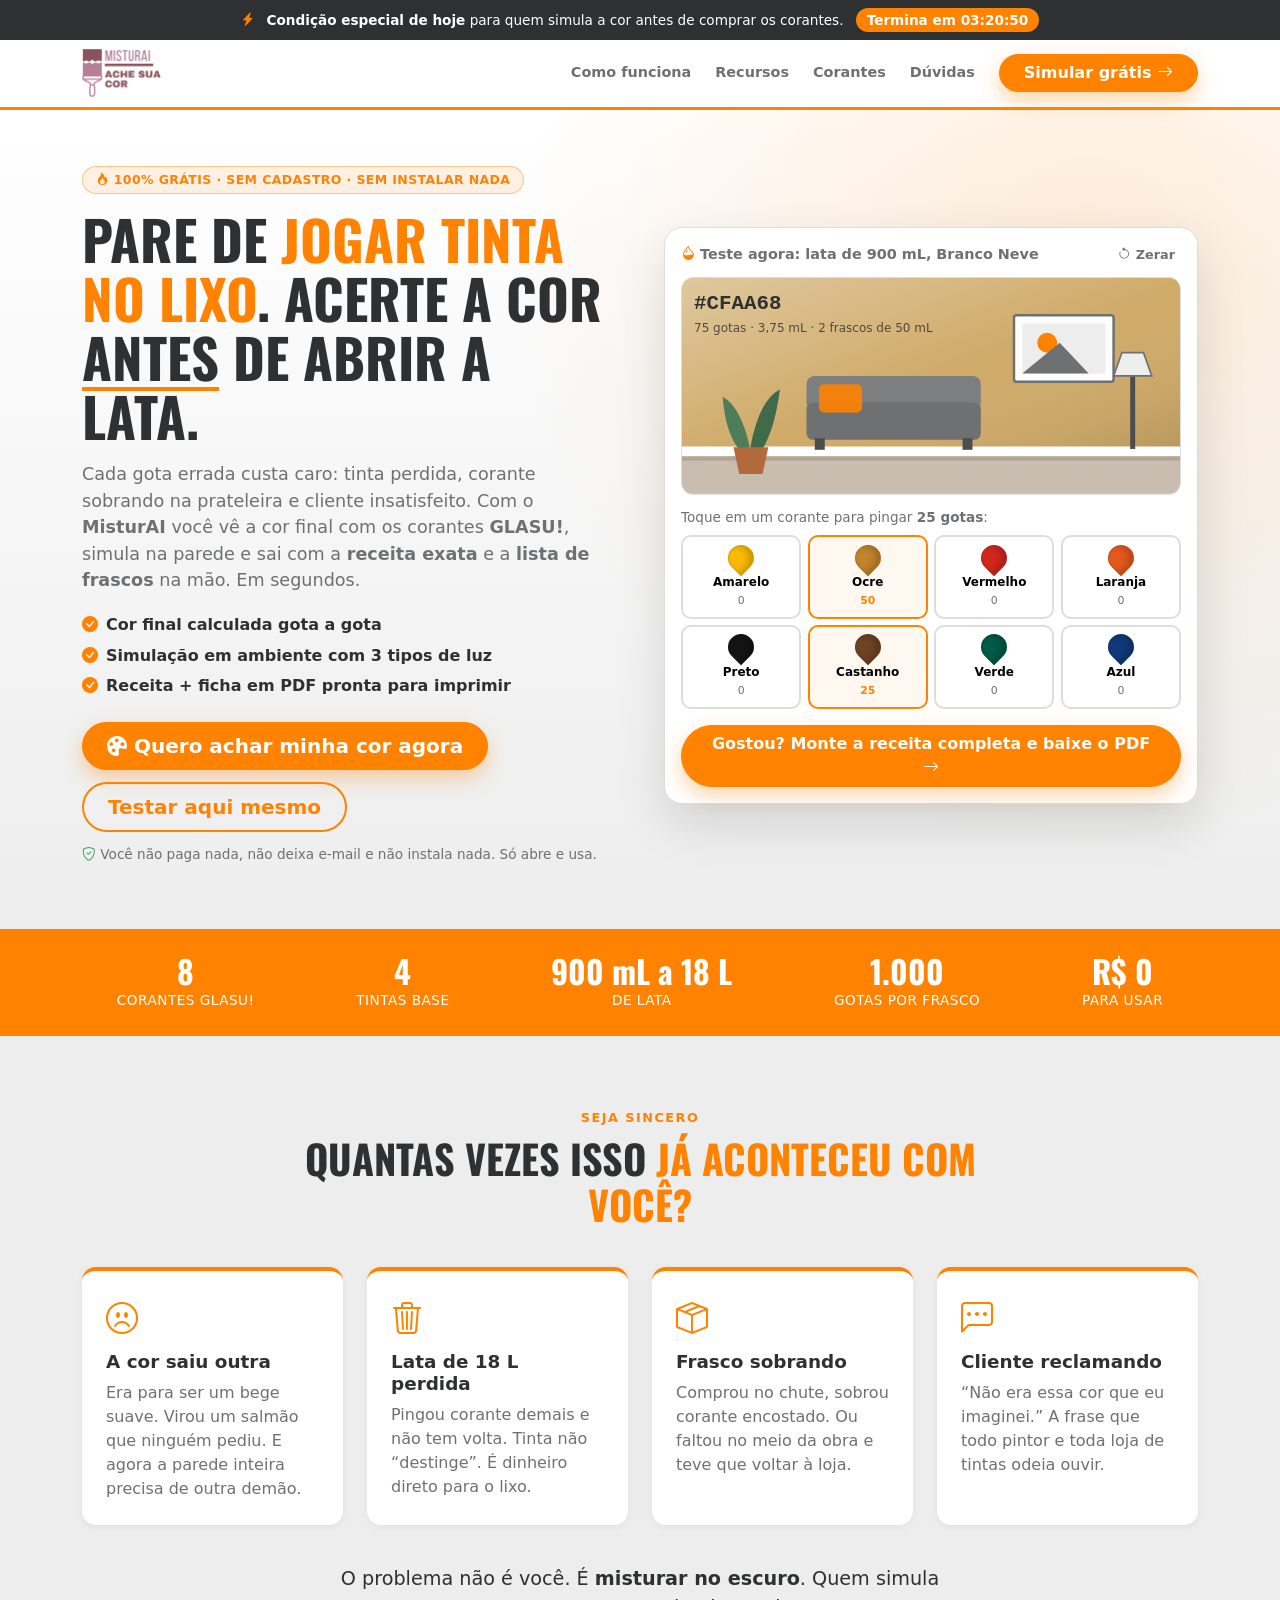
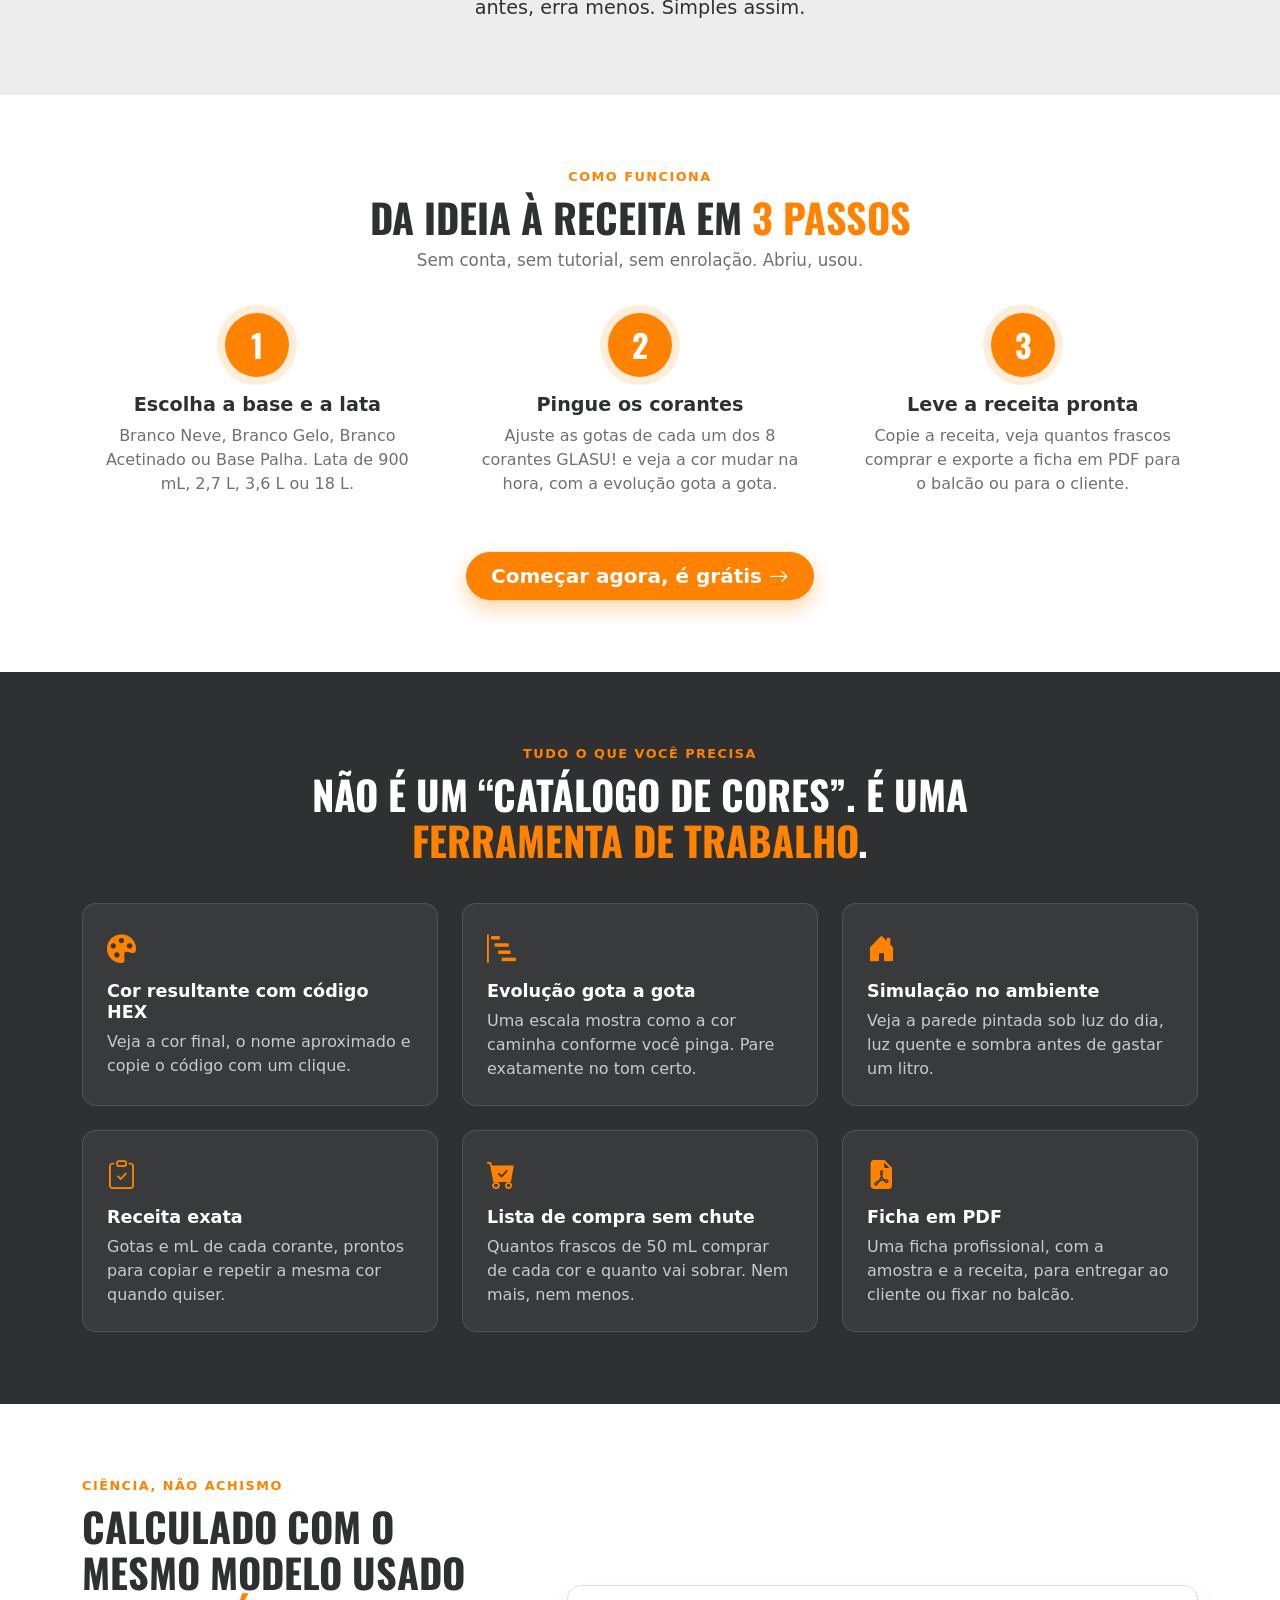
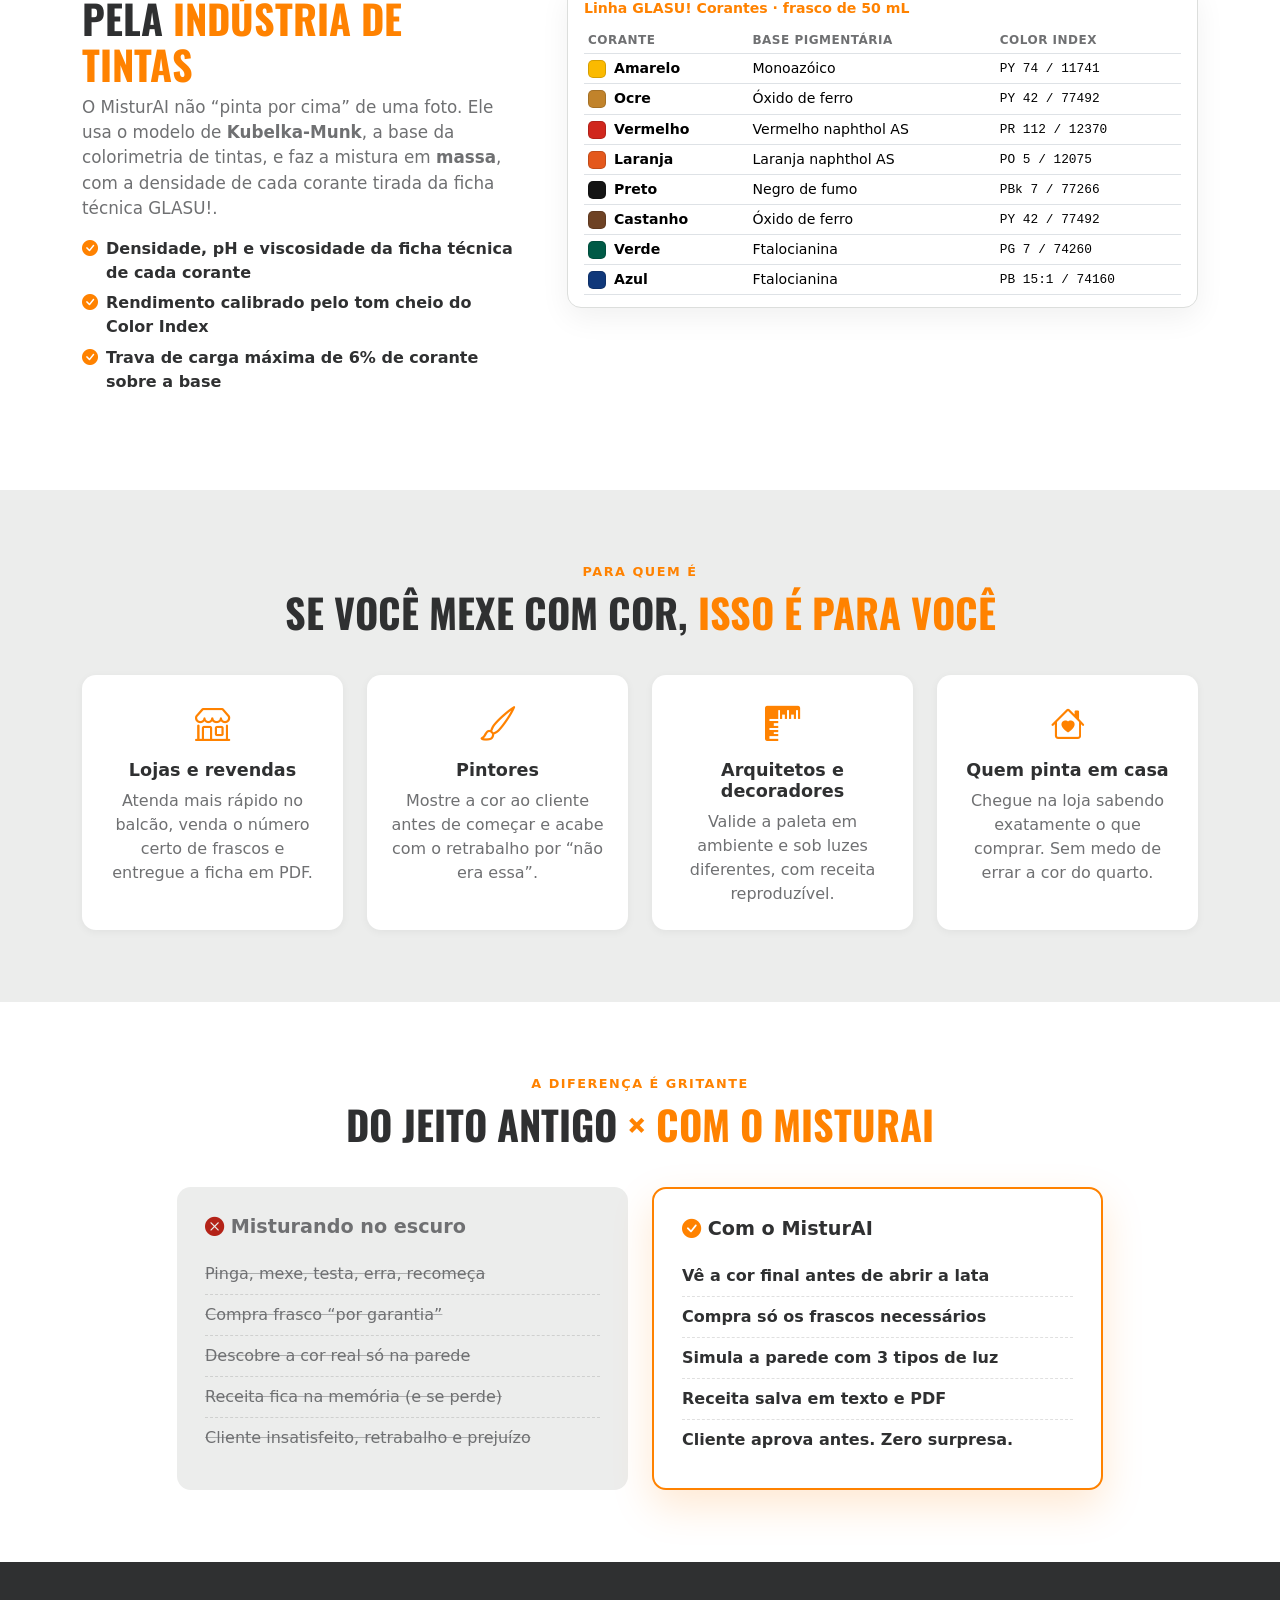
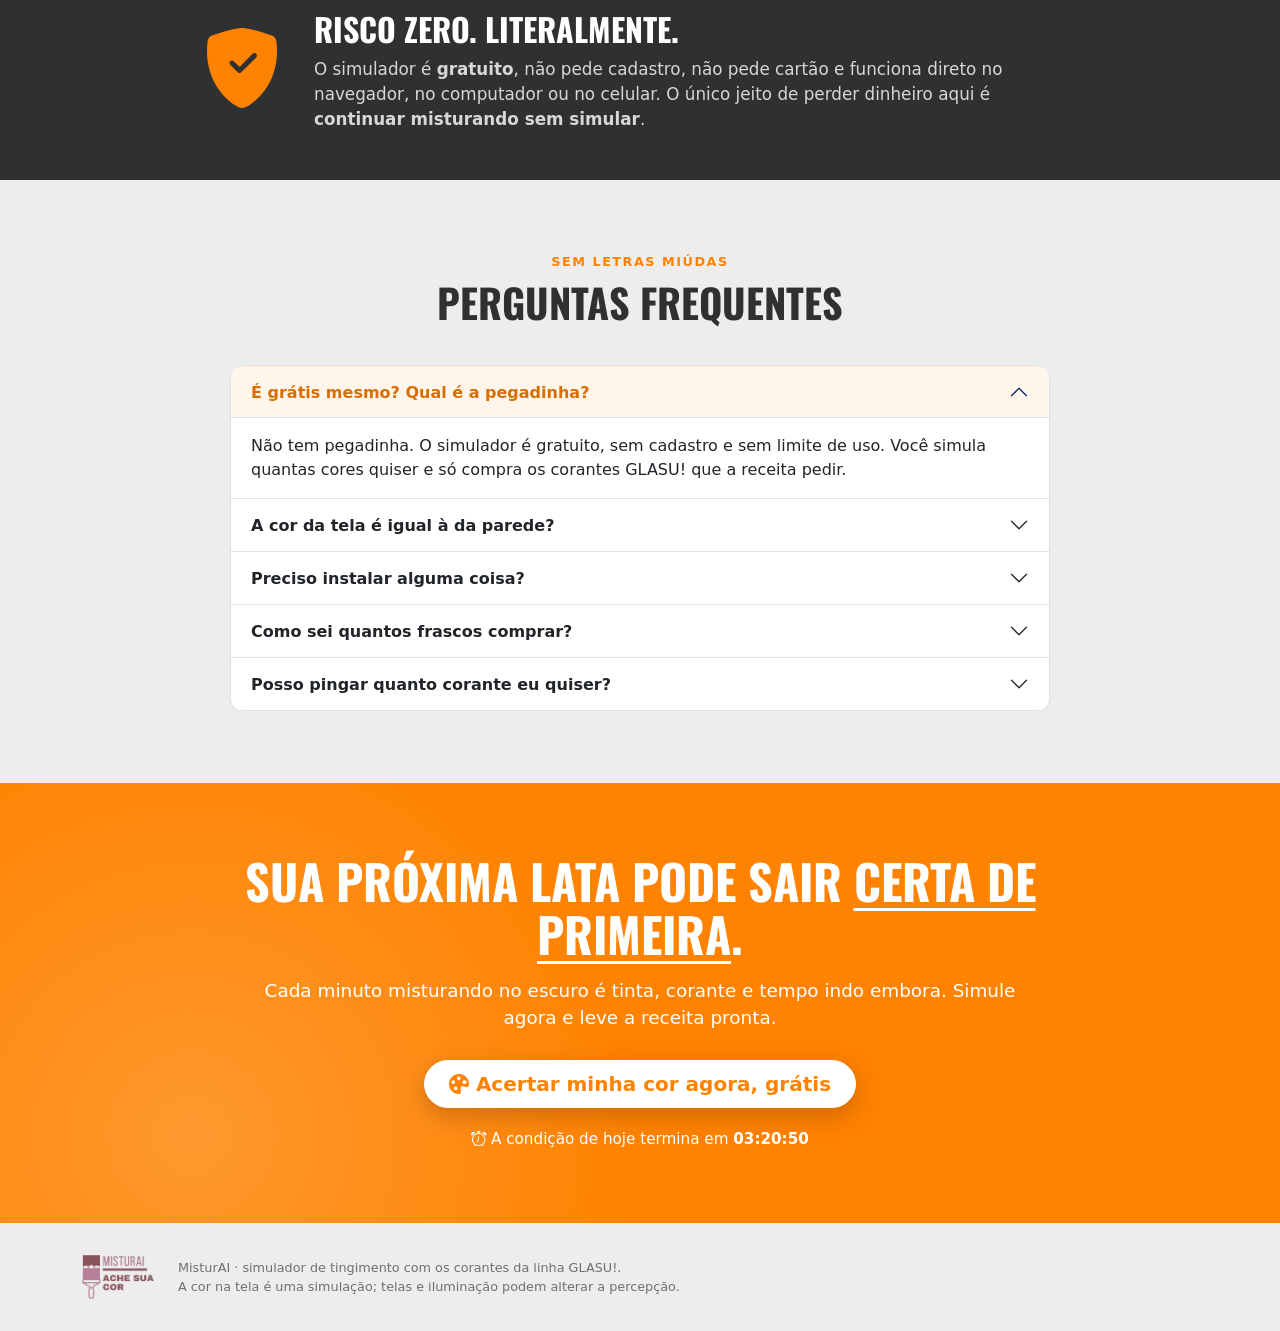
<file: landing.html>
<!DOCTYPE html>
<html lang="pt-BR">

<head>
    <meta charset="UTF-8">
    <meta name="viewport" content="width=device-width, initial-scale=1.0">
    <title>MisturAI | Acerte a cor antes de abrir a lata</title>
    <meta name="description"
        content="Simule a cor da sua tinta com os corantes GLASU! antes de misturar. Receita pronta, lista de frascos e ficha em PDF. Grátis, sem cadastro.">
    <link rel="icon" type="image/png" href="assets/images/pincel.png">
    <link rel="apple-touch-icon" href="assets/images/pincel.png">
    <link href="https://cdn.jsdelivr.net/npm/bootstrap@5.3.3/dist/css/bootstrap.min.css" rel="stylesheet">
    <link href="https://cdn.jsdelivr.net/npm/bootstrap-icons@1.11.3/font/bootstrap-icons.min.css" rel="stylesheet">
    <link rel="preconnect" href="https://fonts.googleapis.com">
    <link rel="preconnect" href="https://fonts.gstatic.com" crossorigin>
    <link href="https://fonts.googleapis.com/css2?family=Oswald:wght@300;500;700&display=swap" rel="stylesheet">
    <link href="assets/css/landing.css" rel="stylesheet">
</head>

<body>

    <!-- ================= FAIXA DE URGÊNCIA ================= -->
    <!-- data-fim: fim da campanha (ISO 8601). Vazio = contagem até a meia-noite de hoje. -->
    <div class="faixa-urgencia" id="faixaUrgencia" data-fim="">
        <div class="faixa-urgencia__conteudo">
            <i class="bi bi-lightning-charge-fill" aria-hidden="true"></i>
            <span><strong>Condição especial de hoje</strong> para quem simula a cor antes de comprar os corantes.</span>
            <span class="faixa-urgencia__relogio" aria-label="Tempo restante">
                Termina em <span class="contador" data-contador>00:00:00</span>
            </span>
        </div>
    </div>

    <!-- ================= TOPO ================= -->
    <header class="topo">
        <div class="container topo__conteudo">
            <a href="#inicio" class="topo__marca">
                <img class="topo__logo" src="assets/images/logo-cabecalho.png" alt="MisturAI — Ache sua cor"
                    width="640" height="391">
            </a>
            <nav class="topo__menu" aria-label="Seções da página">
                <a href="#como-funciona">Como funciona</a>
                <a href="#recursos">Recursos</a>
                <a href="#corantes">Corantes</a>
                <a href="#duvidas">Dúvidas</a>
            </nav>
            <a href="index.html" class="btn botao botao--primario topo__cta">
                Simular grátis <i class="bi bi-arrow-right" aria-hidden="true"></i>
            </a>
        </div>
    </header>

    <main id="inicio">

        <!-- ================= HERÓI ================= -->
        <section class="heroi">
            <div class="container">
                <div class="row g-5 align-items-center">
                    <div class="col-lg-6">
                        <span class="selo">
                            <i class="bi bi-fire" aria-hidden="true"></i> 100% grátis · sem cadastro · sem instalar nada
                        </span>
                        <h1 class="heroi__titulo">
                            Pare de <span class="destaque">jogar tinta no lixo</span>.
                            Acerte a cor <u>antes</u> de abrir a lata.
                        </h1>
                        <p class="heroi__texto">
                            Cada gota errada custa caro: tinta perdida, corante sobrando na prateleira e cliente
                            insatisfeito. Com o <strong>MisturAI</strong> você vê a cor final com os corantes
                            <strong>GLASU!</strong>, simula na parede e sai com a <strong>receita exata</strong> e a
                            <strong>lista de frascos</strong> na mão. Em segundos.
                        </p>
                        <ul class="lista-check">
                            <li><i class="bi bi-check-circle-fill" aria-hidden="true"></i> Cor final calculada gota a gota</li>
                            <li><i class="bi bi-check-circle-fill" aria-hidden="true"></i> Simulação em ambiente com 3 tipos de luz</li>
                            <li><i class="bi bi-check-circle-fill" aria-hidden="true"></i> Receita + ficha em PDF pronta para imprimir</li>
                        </ul>
                        <div class="heroi__acoes">
                            <a href="index.html" class="btn btn-lg botao botao--primario botao--pulsar">
                                <i class="bi bi-palette-fill" aria-hidden="true"></i> Quero achar minha cor agora
                            </a>
                            <a href="#demo" class="btn btn-lg botao botao--contorno">
                                Testar aqui mesmo
                            </a>
                        </div>
                        <p class="heroi__microcopia">
                            <i class="bi bi-shield-check" aria-hidden="true"></i>
                            Você não paga nada, não deixa e-mail e não instala nada. Só abre e usa.
                        </p>
                    </div>

                    <!-- DEMONSTRAÇÃO INTERATIVA -->
                    <div class="col-lg-6" id="demo">
                        <div class="demo">
                            <div class="demo__cabecalho">
                                <span class="demo__titulo">
                                    <i class="bi bi-droplet-half" aria-hidden="true"></i> Teste agora: lata de 900 mL, Branco Neve
                                </span>
                                <button type="button" class="demo__zerar" data-acao="zerar">
                                    <i class="bi bi-arrow-counterclockwise" aria-hidden="true"></i> Zerar
                                </button>
                            </div>

                            <figure class="demo__parede" id="demoParede">
                                <svg class="demo__cena" viewBox="0 0 600 260" preserveAspectRatio="xMidYMid meet"
                                    role="img" aria-label="Sala com a parede pintada na cor simulada">
                                    <rect data-parede x="0" y="0" width="600" height="215" fill="#ffffff" />
                                    <rect x="0" y="0" width="600" height="215" fill="url(#demoLuz)" />
                                    <defs>
                                        <linearGradient id="demoLuz" x1="0" y1="0" x2="1" y2="1">
                                            <stop offset="0%" stop-color="#ffffff" stop-opacity=".35" />
                                            <stop offset="55%" stop-color="#ffffff" stop-opacity="0" />
                                            <stop offset="100%" stop-color="#000000" stop-opacity=".12" />
                                        </linearGradient>
                                    </defs>
                                    <rect x="0" y="203" width="600" height="12" fill="#ffffff" />
                                    <rect x="0" y="215" width="600" height="45" fill="#c9bdb0" />
                                    <rect x="0" y="215" width="600" height="5" fill="#b3a494" />
                                    <rect x="400" y="45" width="120" height="80" rx="3" fill="#fdfdfd" stroke="#6f7072" stroke-width="3" />
                                    <rect x="410" y="55" width="100" height="60" fill="#ecedec" />
                                    <circle cx="440" cy="78" r="12" fill="#FF8200" />
                                    <path d="M410 115 L455 78 L490 115 Z" fill="#6f7072" />
                                    <rect x="150" y="118" width="210" height="42" rx="10" fill="#7d7e80" />
                                    <rect x="150" y="150" width="210" height="45" rx="8" fill="#6f7072" />
                                    <rect x="165" y="128" width="52" height="34" rx="6" fill="#FF8200" opacity=".9" />
                                    <rect x="160" y="193" width="12" height="14" fill="#4c4d4e" />
                                    <rect x="338" y="193" width="12" height="14" fill="#4c4d4e" />
                                    <rect x="540" y="118" width="6" height="88" fill="#4c4d4e" />
                                    <path d="M520 118 L566 118 L556 90 L530 90 Z" fill="#ecedec" stroke="#6f7072" stroke-width="2" />
                                    <path d="M82 206 q10 -58 36 -72 q-6 47 -21 72 Z" fill="#3f6b4a" />
                                    <path d="M82 206 q-10 -50 -33 -63 q3 41 19 63 Z" fill="#4e7d59" />
                                    <path d="M62 204 h42 l-7 32 h-28 Z" fill="#b26a3c" />
                                </svg>
                                <figcaption class="demo__legenda">
                                    <span class="demo__hex" id="demoHex">#FFFFFF</span>
                                    <span class="demo__resumo" id="demoResumo">Nenhum corante ainda</span>
                                </figcaption>
                            </figure>

                            <p class="demo__instrucao">Toque em um corante para pingar <strong>25 gotas</strong>:</p>
                            <ul class="demo__corantes" id="demoCorantes"></ul>

                            <a href="index.html" class="btn botao botao--primario w-100 demo__cta">
                                Gostou? Monte a receita completa e baixe o PDF
                                <i class="bi bi-arrow-right" aria-hidden="true"></i>
                            </a>
                        </div>
                    </div>
                </div>
            </div>
        </section>

        <!-- ================= NÚMEROS ================= -->
        <section class="numeros" aria-label="O MisturAI em números">
            <div class="container">
                <ul class="numeros__lista">
                    <li class="numeros__item"><strong>8</strong><span>corantes GLASU!</span></li>
                    <li class="numeros__item"><strong>4</strong><span>tintas base</span></li>
                    <li class="numeros__item"><strong>900 mL a 18 L</strong><span>de lata</span></li>
                    <li class="numeros__item"><strong>1.000</strong><span>gotas por frasco</span></li>
                    <li class="numeros__item"><strong>R$ 0</strong><span>para usar</span></li>
                </ul>
            </div>
        </section>

        <!-- ================= DOR ================= -->
        <section class="secao secao--clara">
            <div class="container">
                <header class="secao__cabecalho">
                    <span class="secao__sobretitulo">Seja sincero</span>
                    <h2 class="secao__titulo">Quantas vezes isso <span class="destaque">já aconteceu com você?</span></h2>
                </header>
                <div class="row g-4">
                    <div class="col-md-6 col-lg-3">
                        <article class="dor">
                            <i class="bi bi-emoji-frown dor__icone" aria-hidden="true"></i>
                            <h3 class="dor__titulo">A cor saiu outra</h3>
                            <p>Era para ser um bege suave. Virou um salmão que ninguém pediu. E agora a parede inteira
                                precisa de outra demão.</p>
                        </article>
                    </div>
                    <div class="col-md-6 col-lg-3">
                        <article class="dor">
                            <i class="bi bi-trash3 dor__icone" aria-hidden="true"></i>
                            <h3 class="dor__titulo">Lata de 18 L perdida</h3>
                            <p>Pingou corante demais e não tem volta. Tinta não “destinge”. É dinheiro direto para o
                                lixo.</p>
                        </article>
                    </div>
                    <div class="col-md-6 col-lg-3">
                        <article class="dor">
                            <i class="bi bi-box-seam dor__icone" aria-hidden="true"></i>
                            <h3 class="dor__titulo">Frasco sobrando</h3>
                            <p>Comprou no chute, sobrou corante encostado. Ou faltou no meio da obra e teve que voltar
                                à loja.</p>
                        </article>
                    </div>
                    <div class="col-md-6 col-lg-3">
                        <article class="dor">
                            <i class="bi bi-chat-left-dots dor__icone" aria-hidden="true"></i>
                            <h3 class="dor__titulo">Cliente reclamando</h3>
                            <p>“Não era essa cor que eu imaginei.” A frase que todo pintor e toda loja de tintas
                                odeia ouvir.</p>
                        </article>
                    </div>
                </div>
                <p class="secao__fecho">
                    O problema não é você. É <strong>misturar no escuro</strong>.
                    Quem simula antes, erra menos. Simples assim.
                </p>
            </div>
        </section>

        <!-- ================= COMO FUNCIONA ================= -->
        <section class="secao" id="como-funciona">
            <div class="container">
                <header class="secao__cabecalho">
                    <span class="secao__sobretitulo">Como funciona</span>
                    <h2 class="secao__titulo">Da ideia à receita em <span class="destaque">3 passos</span></h2>
                    <p class="secao__texto">Sem conta, sem tutorial, sem enrolação. Abriu, usou.</p>
                </header>
                <ol class="passos">
                    <li class="passo">
                        <span class="passo__numero">1</span>
                        <h3 class="passo__titulo">Escolha a base e a lata</h3>
                        <p>Branco Neve, Branco Gelo, Branco Acetinado ou Base Palha. Lata de 900 mL, 2,7 L, 3,6 L
                            ou 18 L.</p>
                    </li>
                    <li class="passo">
                        <span class="passo__numero">2</span>
                        <h3 class="passo__titulo">Pingue os corantes</h3>
                        <p>Ajuste as gotas de cada um dos 8 corantes GLASU! e veja a cor mudar na hora, com a
                            evolução gota a gota.</p>
                    </li>
                    <li class="passo">
                        <span class="passo__numero">3</span>
                        <h3 class="passo__titulo">Leve a receita pronta</h3>
                        <p>Copie a receita, veja quantos frascos comprar e exporte a ficha em PDF para o balcão ou
                            para o cliente.</p>
                    </li>
                </ol>
                <div class="secao__acao">
                    <a href="index.html" class="btn btn-lg botao botao--primario">
                        Começar agora, é grátis <i class="bi bi-arrow-right" aria-hidden="true"></i>
                    </a>
                </div>
            </div>
        </section>

        <!-- ================= RECURSOS ================= -->
        <section class="secao secao--escura" id="recursos">
            <div class="container">
                <header class="secao__cabecalho">
                    <span class="secao__sobretitulo">Tudo o que você precisa</span>
                    <h2 class="secao__titulo">Não é um “catálogo de cores”. É uma <span class="destaque">ferramenta de
                            trabalho</span>.</h2>
                </header>
                <div class="row g-4">
                    <div class="col-md-6 col-lg-4">
                        <article class="recurso">
                            <i class="bi bi-palette-fill recurso__icone" aria-hidden="true"></i>
                            <h3 class="recurso__titulo">Cor resultante com código HEX</h3>
                            <p>Veja a cor final, o nome aproximado e copie o código com um clique.</p>
                        </article>
                    </div>
                    <div class="col-md-6 col-lg-4">
                        <article class="recurso">
                            <i class="bi bi-bar-chart-steps recurso__icone" aria-hidden="true"></i>
                            <h3 class="recurso__titulo">Evolução gota a gota</h3>
                            <p>Uma escala mostra como a cor caminha conforme você pinga. Pare exatamente no tom certo.</p>
                        </article>
                    </div>
                    <div class="col-md-6 col-lg-4">
                        <article class="recurso">
                            <i class="bi bi-house-door-fill recurso__icone" aria-hidden="true"></i>
                            <h3 class="recurso__titulo">Simulação no ambiente</h3>
                            <p>Veja a parede pintada sob luz do dia, luz quente e sombra antes de gastar um litro.</p>
                        </article>
                    </div>
                    <div class="col-md-6 col-lg-4">
                        <article class="recurso">
                            <i class="bi bi-clipboard-check recurso__icone" aria-hidden="true"></i>
                            <h3 class="recurso__titulo">Receita exata</h3>
                            <p>Gotas e mL de cada corante, prontos para copiar e repetir a mesma cor quando quiser.</p>
                        </article>
                    </div>
                    <div class="col-md-6 col-lg-4">
                        <article class="recurso">
                            <i class="bi bi-cart-check-fill recurso__icone" aria-hidden="true"></i>
                            <h3 class="recurso__titulo">Lista de compra sem chute</h3>
                            <p>Quantos frascos de 50 mL comprar de cada cor e quanto vai sobrar. Nem mais, nem menos.</p>
                        </article>
                    </div>
                    <div class="col-md-6 col-lg-4">
                        <article class="recurso">
                            <i class="bi bi-file-earmark-pdf-fill recurso__icone" aria-hidden="true"></i>
                            <h3 class="recurso__titulo">Ficha em PDF</h3>
                            <p>Uma ficha profissional, com a amostra e a receita, para entregar ao cliente ou fixar no
                                balcão.</p>
                        </article>
                    </div>
                </div>
            </div>
        </section>

        <!-- ================= AUTORIDADE TÉCNICA ================= -->
        <section class="secao" id="corantes">
            <div class="container">
                <div class="row g-5 align-items-center">
                    <div class="col-lg-5">
                        <span class="secao__sobretitulo">Ciência, não achismo</span>
                        <h2 class="secao__titulo text-start">Calculado com o mesmo modelo usado pela <span
                                class="destaque">indústria de tintas</span></h2>
                        <p class="secao__texto text-start">
                            O MisturAI não “pinta por cima” de uma foto. Ele usa o modelo de
                            <strong>Kubelka-Munk</strong>, a base da colorimetria de tintas, e faz a mistura em
                            <strong>massa</strong>, com a densidade de cada corante tirada da ficha técnica GLASU!.
                        </p>
                        <ul class="lista-check">
                            <li><i class="bi bi-check-circle-fill" aria-hidden="true"></i> Densidade, pH e viscosidade da ficha técnica de cada corante</li>
                            <li><i class="bi bi-check-circle-fill" aria-hidden="true"></i> Rendimento calibrado pelo tom cheio do Color Index</li>
                            <li><i class="bi bi-check-circle-fill" aria-hidden="true"></i> Trava de carga máxima de 6% de corante sobre a base</li>
                        </ul>
                    </div>
                    <div class="col-lg-7">
                        <div class="tabela-corantes">
                            <table class="table table-sm align-middle mb-0">
                                <caption class="tabela-corantes__legenda">Linha GLASU! Corantes · frasco de 50 mL</caption>
                                <thead>
                                    <tr>
                                        <th scope="col">Corante</th>
                                        <th scope="col">Base pigmentária</th>
                                        <th scope="col">Color Index</th>
                                    </tr>
                                </thead>
                                <tbody id="tabelaCorantes"></tbody>
                            </table>
                        </div>
                    </div>
                </div>
            </div>
        </section>

        <!-- ================= PARA QUEM ================= -->
        <section class="secao secao--clara">
            <div class="container">
                <header class="secao__cabecalho">
                    <span class="secao__sobretitulo">Para quem é</span>
                    <h2 class="secao__titulo">Se você mexe com cor, <span class="destaque">isso é para você</span></h2>
                </header>
                <div class="row g-4">
                    <div class="col-md-6 col-lg-3">
                        <article class="publico">
                            <i class="bi bi-shop publico__icone" aria-hidden="true"></i>
                            <h3 class="publico__titulo">Lojas e revendas</h3>
                            <p>Atenda mais rápido no balcão, venda o número certo de frascos e entregue a ficha em PDF.</p>
                        </article>
                    </div>
                    <div class="col-md-6 col-lg-3">
                        <article class="publico">
                            <i class="bi bi-brush publico__icone" aria-hidden="true"></i>
                            <h3 class="publico__titulo">Pintores</h3>
                            <p>Mostre a cor ao cliente antes de começar e acabe com o retrabalho por “não era essa”.</p>
                        </article>
                    </div>
                    <div class="col-md-6 col-lg-3">
                        <article class="publico">
                            <i class="bi bi-rulers publico__icone" aria-hidden="true"></i>
                            <h3 class="publico__titulo">Arquitetos e decoradores</h3>
                            <p>Valide a paleta em ambiente e sob luzes diferentes, com receita reproduzível.</p>
                        </article>
                    </div>
                    <div class="col-md-6 col-lg-3">
                        <article class="publico">
                            <i class="bi bi-house-heart publico__icone" aria-hidden="true"></i>
                            <h3 class="publico__titulo">Quem pinta em casa</h3>
                            <p>Chegue na loja sabendo exatamente o que comprar. Sem medo de errar a cor do quarto.</p>
                        </article>
                    </div>
                </div>
            </div>
        </section>

        <!-- ================= COMPARATIVO ================= -->
        <section class="secao">
            <div class="container">
                <header class="secao__cabecalho">
                    <span class="secao__sobretitulo">A diferença é gritante</span>
                    <h2 class="secao__titulo">Do jeito antigo <span class="destaque">× com o MisturAI</span></h2>
                </header>
                <div class="row g-4 justify-content-center">
                    <div class="col-md-6 col-lg-5">
                        <div class="comparativo comparativo--antes">
                            <h3 class="comparativo__titulo"><i class="bi bi-x-circle-fill" aria-hidden="true"></i> Misturando no escuro</h3>
                            <ul>
                                <li>Pinga, mexe, testa, erra, recomeça</li>
                                <li>Compra frasco “por garantia”</li>
                                <li>Descobre a cor real só na parede</li>
                                <li>Receita fica na memória (e se perde)</li>
                                <li>Cliente insatisfeito, retrabalho e prejuízo</li>
                            </ul>
                        </div>
                    </div>
                    <div class="col-md-6 col-lg-5">
                        <div class="comparativo comparativo--depois">
                            <h3 class="comparativo__titulo"><i class="bi bi-check-circle-fill" aria-hidden="true"></i> Com o MisturAI</h3>
                            <ul>
                                <li>Vê a cor final antes de abrir a lata</li>
                                <li>Compra só os frascos necessários</li>
                                <li>Simula a parede com 3 tipos de luz</li>
                                <li>Receita salva em texto e PDF</li>
                                <li>Cliente aprova antes. Zero surpresa.</li>
                            </ul>
                        </div>
                    </div>
                </div>
            </div>
        </section>

        <!-- ================= GARANTIA ================= -->
        <section class="garantia">
            <div class="container garantia__conteudo">
                <i class="bi bi-shield-fill-check garantia__icone" aria-hidden="true"></i>
                <div>
                    <h2 class="garantia__titulo">Risco zero. Literalmente.</h2>
                    <p class="garantia__texto">
                        O simulador é <strong>gratuito</strong>, não pede cadastro, não pede cartão e funciona direto
                        no navegador, no computador ou no celular. O único jeito de perder dinheiro aqui é
                        <strong>continuar misturando sem simular</strong>.
                    </p>
                </div>
            </div>
        </section>

        <!-- ================= DÚVIDAS ================= -->
        <section class="secao secao--clara" id="duvidas">
            <div class="container">
                <header class="secao__cabecalho">
                    <span class="secao__sobretitulo">Sem letras miúdas</span>
                    <h2 class="secao__titulo">Perguntas frequentes</h2>
                </header>
                <div class="accordion faq" id="faq">
                    <div class="accordion-item">
                        <h3 class="accordion-header">
                            <button class="accordion-button" type="button" data-bs-toggle="collapse"
                                data-bs-target="#faq1" aria-expanded="true" aria-controls="faq1">
                                É grátis mesmo? Qual é a pegadinha?
                            </button>
                        </h3>
                        <div id="faq1" class="accordion-collapse collapse show" data-bs-parent="#faq">
                            <div class="accordion-body">
                                Não tem pegadinha. O simulador é gratuito, sem cadastro e sem limite de uso. Você
                                simula quantas cores quiser e só compra os corantes GLASU! que a receita pedir.
                            </div>
                        </div>
                    </div>
                    <div class="accordion-item">
                        <h3 class="accordion-header">
                            <button class="accordion-button collapsed" type="button" data-bs-toggle="collapse"
                                data-bs-target="#faq2" aria-expanded="false" aria-controls="faq2">
                                A cor da tela é igual à da parede?
                            </button>
                        </h3>
                        <div id="faq2" class="accordion-collapse collapse" data-bs-parent="#faq">
                            <div class="accordion-body">
                                É uma simulação técnica muito próxima da realidade, baseada em Kubelka-Munk e nos
                                dados da ficha técnica. Ainda assim, telas, luz do ambiente e textura da parede
                                influenciam. Para cores críticas, faça uma amostra pequena antes de tingir a lata
                                inteira; a receita do MisturAI é o ponto de partida certo.
                            </div>
                        </div>
                    </div>
                    <div class="accordion-item">
                        <h3 class="accordion-header">
                            <button class="accordion-button collapsed" type="button" data-bs-toggle="collapse"
                                data-bs-target="#faq3" aria-expanded="false" aria-controls="faq3">
                                Preciso instalar alguma coisa?
                            </button>
                        </h3>
                        <div id="faq3" class="accordion-collapse collapse" data-bs-parent="#faq">
                            <div class="accordion-body">
                                Não. Funciona no navegador do computador, do tablet ou do celular. Abriu, usou.
                            </div>
                        </div>
                    </div>
                    <div class="accordion-item">
                        <h3 class="accordion-header">
                            <button class="accordion-button collapsed" type="button" data-bs-toggle="collapse"
                                data-bs-target="#faq4" aria-expanded="false" aria-controls="faq4">
                                Como sei quantos frascos comprar?
                            </button>
                        </h3>
                        <div id="faq4" class="accordion-collapse collapse" data-bs-parent="#faq">
                            <div class="accordion-body">
                                O MisturAI calcula automaticamente. Cada frasco tem 50 mL (cerca de 1.000 gotas) e o
                                cálculo é feito por cor, porque cada corante vem no seu próprio frasco. Você ainda vê
                                quanto vai sobrar de cada um.
                            </div>
                        </div>
                    </div>
                    <div class="accordion-item">
                        <h3 class="accordion-header">
                            <button class="accordion-button collapsed" type="button" data-bs-toggle="collapse"
                                data-bs-target="#faq5" aria-expanded="false" aria-controls="faq5">
                                Posso pingar quanto corante eu quiser?
                            </button>
                        </h3>
                        <div id="faq5" class="accordion-collapse collapse" data-bs-parent="#faq">
                            <div class="accordion-body">
                                O simulador respeita a carga máxima recomendada de 6% de corante sobre o volume da
                                base. Isso protege a qualidade da tinta, e o limite se ajusta sozinho ao tamanho da
                                lata.
                            </div>
                        </div>
                    </div>
                </div>
            </div>
        </section>

        <!-- ================= CHAMADA FINAL ================= -->
        <section class="chamada-final">
            <div class="container chamada-final__conteudo">
                <h2 class="chamada-final__titulo">Sua próxima lata pode sair <span class="destaque-branco">certa de
                        primeira</span>.</h2>
                <p class="chamada-final__texto">
                    Cada minuto misturando no escuro é tinta, corante e tempo indo embora.
                    Simule agora e leve a receita pronta.
                </p>
                <a href="index.html" class="btn btn-lg botao botao--branco botao--pulsar">
                    <i class="bi bi-palette-fill" aria-hidden="true"></i> Acertar minha cor agora, grátis
                </a>
                <p class="chamada-final__relogio">
                    <i class="bi bi-alarm" aria-hidden="true"></i>
                    A condição de hoje termina em <strong class="contador" data-contador>00:00:00</strong>
                </p>
            </div>
        </section>

    </main>

    <!-- ================= RODAPÉ ================= -->
    <footer class="rodape">
        <div class="container rodape__conteudo">
            <img class="rodape__logo" src="assets/images/logo-cabecalho.png" alt="MisturAI" width="640" height="391">
            <p class="rodape__texto">
                MisturAI · simulador de tingimento com os corantes da linha GLASU!.<br>
                A cor na tela é uma simulação; telas e iluminação podem alterar a percepção.
            </p>
        </div>
    </footer>

    <!-- barra fixa de chamada no celular -->
    <div class="barra-movel" id="barraMovel">
        <a href="index.html" class="btn botao botao--primario w-100">
            <i class="bi bi-palette-fill" aria-hidden="true"></i> Simular minha cor grátis
        </a>
    </div>

    <!-- ================= MODAL DE SAÍDA ================= -->
    <div class="modal fade" id="modalSaida" tabindex="-1" aria-labelledby="modalSaidaTitulo" aria-hidden="true">
        <div class="modal-dialog modal-dialog-centered">
            <div class="modal-content modal-saida">
                <button type="button" class="btn-close modal-saida__fechar" data-bs-dismiss="modal"
                    aria-label="Fechar"></button>
                <i class="bi bi-hand-index-thumb modal-saida__icone" aria-hidden="true"></i>
                <h2 class="modal-saida__titulo" id="modalSaidaTitulo">Espera! Vai sair sem testar?</h2>
                <p class="modal-saida__texto">
                    Leva <strong>menos de 1 minuto</strong> e pode salvar uma lata inteira de tinta.
                    Não pede cadastro, não pede cartão.
                </p>
                <a href="index.html" class="btn btn-lg botao botao--primario w-100">
                    Tá bom, quero testar minha cor
                </a>
                <button type="button" class="modal-saida__recusa" data-bs-dismiss="modal">
                    Não, prefiro continuar arriscando a cor
                </button>
            </div>
        </div>
    </div>

    <script src="https://cdn.jsdelivr.net/npm/jquery@3.7.1/dist/jquery.min.js"></script>
    <script src="https://cdn.jsdelivr.net/npm/bootstrap@5.3.3/dist/js/bootstrap.bundle.min.js"></script>
    <script src="assets/js/landing.js"></script>
</body>

</html>
</file>
<file: assets/css/landing.css>
/* =========================================================
   MisturAI — landing page de vendas
   Mesmo padrão BEM e mesma paleta do style.css.
   ========================================================= */

:root {
    --laranja: #FF8200;
    --laranja-escuro: #d96e00;
    --cinza: #6f7072;
    --cinza-claro: #ecedec;
    --cinza-escuro: #2f3031;
    --borda: #dcdedc;
    --texto: #2f3031;
    --fonte-titulo: 'Oswald', 'Arial Narrow', sans-serif;
}

html {
    scroll-behavior: smooth;
    scroll-padding-top: 6rem;
}

body {
    background: #fff;
    color: var(--texto);
    font-family: "Segoe UI", system-ui, -apple-system, sans-serif;
    overflow-x: hidden;
}

.destaque {
    color: var(--laranja);
}

.destaque-branco {
    color: #fff;
    text-decoration: underline;
    text-decoration-thickness: 3px;
    text-underline-offset: 6px;
}

/* ---- botões ---- */
.botao {
    font-weight: 700;
    border-radius: 999px;
    padding-left: 1.5rem;
    padding-right: 1.5rem;
}

.botao--primario {
    --bs-btn-color: #fff;
    --bs-btn-bg: var(--laranja);
    --bs-btn-border-color: var(--laranja);
    --bs-btn-hover-color: #fff;
    --bs-btn-hover-bg: var(--laranja-escuro);
    --bs-btn-hover-border-color: var(--laranja-escuro);
    --bs-btn-active-color: #fff;
    --bs-btn-active-bg: var(--laranja-escuro);
    --bs-btn-active-border-color: var(--laranja-escuro);
    box-shadow: 0 8px 20px rgba(255, 130, 0, .35);
}

.botao--contorno {
    --bs-btn-color: var(--laranja);
    --bs-btn-border-color: var(--laranja);
    --bs-btn-hover-color: #fff;
    --bs-btn-hover-bg: var(--laranja);
    --bs-btn-hover-border-color: var(--laranja);
    --bs-btn-active-color: #fff;
    --bs-btn-active-bg: var(--laranja-escuro);
    border-width: 2px;
}

.botao--branco {
    --bs-btn-color: var(--laranja);
    --bs-btn-bg: #fff;
    --bs-btn-border-color: #fff;
    --bs-btn-hover-color: var(--laranja-escuro);
    --bs-btn-hover-bg: var(--cinza-claro);
    --bs-btn-hover-border-color: var(--cinza-claro);
    --bs-btn-active-color: var(--laranja-escuro);
    --bs-btn-active-bg: var(--cinza-claro);
    box-shadow: 0 8px 24px rgba(0, 0, 0, .2);
}

.botao--pulsar {
    animation: pulsar 2.2s ease-in-out infinite;
}

@keyframes pulsar {
    0%, 100% { transform: scale(1); }
    50% { transform: scale(1.04); }
}

@media (prefers-reduced-motion: reduce) {
    .botao--pulsar { animation: none; }
    html { scroll-behavior: auto; }
}

/* ---- faixa de urgência ---- */
.faixa-urgencia {
    background: var(--cinza-escuro);
    color: #fff;
    font-size: .85rem;
}

.faixa-urgencia__conteudo {
    display: flex;
    flex-wrap: wrap;
    align-items: center;
    justify-content: center;
    gap: .35rem .75rem;
    padding: .5rem 1rem;
    text-align: center;
}

.faixa-urgencia .bi {
    color: var(--laranja);
}

.faixa-urgencia__relogio {
    background: var(--laranja);
    border-radius: 999px;
    padding: .1rem .7rem;
    font-weight: 700;
}

.contador {
    font-variant-numeric: tabular-nums;
}

/* ---- topo ---- */
.topo {
    position: sticky;
    top: 0;
    z-index: 1020;
    background: rgba(255, 255, 255, .96);
    backdrop-filter: blur(6px);
    border-bottom: 3px solid var(--laranja);
}

.topo__conteudo {
    display: flex;
    align-items: center;
    gap: 1.5rem;
    padding-top: .6rem;
    padding-bottom: .6rem;
}

.topo__logo {
    display: block;
    width: auto;
    height: 48px;
}

.topo__menu {
    display: flex;
    gap: 1.5rem;
    margin-left: auto;
}

.topo__menu a {
    color: var(--cinza);
    text-decoration: none;
    font-weight: 600;
    font-size: .9rem;
}

.topo__menu a:hover {
    color: var(--laranja);
}

@media (max-width: 991.98px) {
    .topo__menu { display: none; }
    .topo__cta { margin-left: auto; }
}

@media (max-width: 575.98px) {
    .topo__logo { height: 38px; }
    .topo__cta { padding: .35rem 1rem; font-size: .85rem; }
}

/* ---- selo ---- */
.selo {
    display: inline-flex;
    align-items: center;
    gap: .35rem;
    font-size: .78rem;
    font-weight: 700;
    text-transform: uppercase;
    letter-spacing: .4px;
    color: var(--laranja);
    background: rgba(255, 130, 0, .1);
    border: 1px solid rgba(255, 130, 0, .4);
    border-radius: 999px;
    padding: .25rem .8rem;
    margin-bottom: 1rem;
}

/* ---- lista com check ---- */
.lista-check {
    list-style: none;
    padding: 0;
    margin: 0 0 1.5rem;
}

.lista-check li {
    display: flex;
    gap: .5rem;
    align-items: baseline;
    margin-bottom: .4rem;
    font-weight: 600;
}

.lista-check .bi {
    color: var(--laranja);
}

/* ---- herói ---- */
.heroi {
    background:
        radial-gradient(circle at 85% 20%, rgba(255, 130, 0, .14), transparent 45%),
        linear-gradient(180deg, #fff 0%, var(--cinza-claro) 100%);
    padding: 3.5rem 0 4rem;
}

.heroi__titulo {
    font-family: var(--fonte-titulo);
    font-weight: 700;
    font-size: clamp(2.1rem, 5vw, 3.4rem);
    line-height: 1.08;
    text-transform: uppercase;
    color: var(--cinza-escuro);
    margin-bottom: 1rem;
}

.heroi__titulo u {
    text-decoration-color: var(--laranja);
    text-decoration-thickness: 4px;
    text-underline-offset: 6px;
}

.heroi__texto {
    font-size: 1.1rem;
    color: var(--cinza);
    margin-bottom: 1.25rem;
}

.heroi__acoes {
    display: flex;
    flex-wrap: wrap;
    gap: .75rem;
    margin-bottom: .75rem;
}

.heroi__microcopia {
    font-size: .85rem;
    color: var(--cinza);
    margin: 0;
}

.heroi__microcopia .bi {
    color: #2e9b5a;
}

@media (max-width: 575.98px) {
    .heroi { padding: 2rem 0 2.5rem; }
    .heroi__acoes .btn { width: 100%; }
}

/* ---- demonstração ---- */
.demo {
    background: #fff;
    border: 1px solid var(--borda);
    border-radius: 18px;
    box-shadow: 0 20px 50px rgba(0, 0, 0, .12);
    padding: 1rem;
}

.demo__cabecalho {
    display: flex;
    align-items: center;
    justify-content: space-between;
    gap: .5rem;
    margin-bottom: .75rem;
}

.demo__titulo {
    font-weight: 700;
    font-size: .9rem;
    color: var(--cinza);
}

.demo__titulo .bi {
    color: var(--laranja);
}

.demo__zerar {
    border: 0;
    background: none;
    color: var(--cinza);
    font-size: .8rem;
    font-weight: 600;
}

.demo__zerar:hover {
    color: var(--laranja);
}

.demo__parede {
    position: relative;
    margin: 0 0 .75rem;
    border-radius: 12px;
    overflow: hidden;
    border: 1px solid var(--borda);
}

.demo__cena {
    display: block;
    width: 100%;
    height: auto;
}

.demo__cena [data-parede] {
    transition: fill .35s ease;
}

.demo__legenda {
    position: absolute;
    top: .6rem;
    left: .75rem;
    color: var(--cinza-escuro);
}

.demo__parede--escura .demo__legenda {
    color: #fff;
}

.demo__hex {
    display: block;
    font-family: ui-monospace, Consolas, monospace;
    font-weight: 700;
    font-size: 1.3rem;
}

.demo__resumo {
    display: block;
    font-size: .75rem;
    opacity: .8;
}

.demo__instrucao {
    font-size: .85rem;
    margin-bottom: .5rem;
    color: var(--cinza);
}

.demo__corantes {
    list-style: none;
    padding: 0;
    margin: 0 0 1rem;
    display: grid;
    grid-template-columns: repeat(4, 1fr);
    gap: .4rem;
}

.demo__corante {
    width: 100%;
    display: flex;
    flex-direction: column;
    align-items: center;
    gap: .15rem;
    padding: .45rem .25rem;
    border: 2px solid var(--borda);
    border-radius: 10px;
    background: #fff;
    transition: .15s;
}

.demo__corante:hover:not(:disabled) {
    border-color: var(--laranja);
    transform: translateY(-2px);
}

.demo__corante:disabled {
    opacity: .5;
}

.demo__corante--ativo {
    border-color: var(--laranja);
    background: rgba(255, 130, 0, .06);
}

.demo__gota {
    width: 26px;
    height: 26px;
    border-radius: 50% 50% 50% 0;
    transform: rotate(-45deg);
    border: 1px solid rgba(0, 0, 0, .15);
    box-shadow: inset -3px -3px 6px rgba(0, 0, 0, .2);
}

.demo__nome {
    font-size: .75rem;
    font-weight: 600;
}

.demo__qtd {
    font-size: .68rem;
    color: var(--cinza);
    font-variant-numeric: tabular-nums;
}

.demo__corante--ativo .demo__qtd {
    color: var(--laranja);
    font-weight: 700;
}

.demo__cta {
    white-space: normal;
}

/* ---- números ---- */
.numeros {
    background: var(--laranja);
    color: #fff;
    padding: 1.5rem 0;
}

.numeros__lista {
    list-style: none;
    padding: 0;
    margin: 0;
    display: flex;
    flex-wrap: wrap;
    justify-content: space-around;
    gap: 1rem 2rem;
    text-align: center;
}

.numeros__item strong {
    display: block;
    font-family: var(--fonte-titulo);
    font-size: 2rem;
    font-weight: 700;
    line-height: 1.1;
}

.numeros__item span {
    font-size: .85rem;
    text-transform: uppercase;
    letter-spacing: .5px;
}

/* ---- seção genérica ---- */
.secao {
    padding: 4.5rem 0;
}

.secao--clara {
    background: var(--cinza-claro);
}

.secao--escura {
    background: var(--cinza-escuro);
    color: #fff;
}

.secao__cabecalho {
    text-align: center;
    max-width: 760px;
    margin: 0 auto 2.5rem;
}

.secao__sobretitulo {
    display: block;
    font-size: .8rem;
    font-weight: 700;
    text-transform: uppercase;
    letter-spacing: 1.5px;
    color: var(--laranja);
    margin-bottom: .5rem;
}

.secao__titulo {
    font-family: var(--fonte-titulo);
    font-weight: 700;
    font-size: clamp(1.7rem, 3.6vw, 2.5rem);
    text-transform: uppercase;
    line-height: 1.15;
    text-align: center;
}

.secao__texto {
    font-size: 1.05rem;
    color: var(--cinza);
    text-align: center;
}

.secao__fecho {
    text-align: center;
    font-size: 1.2rem;
    margin: 2.5rem auto 0;
    max-width: 640px;
}

.secao__acao {
    text-align: center;
    margin-top: 2.5rem;
}

@media (max-width: 575.98px) {
    .secao { padding: 3rem 0; }
}

/* ---- dor ---- */
.dor {
    height: 100%;
    background: #fff;
    border-radius: 14px;
    border-top: 4px solid var(--laranja);
    padding: 1.5rem;
    box-shadow: 0 2px 8px rgba(0, 0, 0, .05);
}

.dor__icone {
    font-size: 2rem;
    color: var(--laranja);
}

.dor__titulo {
    font-size: 1.15rem;
    font-weight: 700;
    margin: .5rem 0;
}

.dor p {
    margin: 0;
    color: var(--cinza);
}

/* ---- passos ---- */
.passos {
    list-style: none;
    padding: 0;
    margin: 0;
    display: grid;
    grid-template-columns: repeat(auto-fit, minmax(240px, 1fr));
    gap: 2rem;
    counter-reset: none;
}

.passo {
    text-align: center;
    padding: 0 1rem;
}

.passo__numero {
    display: inline-flex;
    align-items: center;
    justify-content: center;
    width: 64px;
    height: 64px;
    border-radius: 50%;
    background: var(--laranja);
    color: #fff;
    font-family: var(--fonte-titulo);
    font-size: 2rem;
    font-weight: 700;
    margin-bottom: 1rem;
    box-shadow: 0 0 0 8px rgba(255, 130, 0, .15);
}

.passo__titulo {
    font-size: 1.2rem;
    font-weight: 700;
}

.passo p {
    color: var(--cinza);
}

/* ---- recursos ---- */
.recurso {
    height: 100%;
    background: rgba(255, 255, 255, .05);
    border: 1px solid rgba(255, 255, 255, .12);
    border-radius: 14px;
    padding: 1.5rem;
    transition: .2s;
}

.recurso:hover {
    border-color: var(--laranja);
    transform: translateY(-4px);
}

.recurso__icone {
    font-size: 1.8rem;
    color: var(--laranja);
}

.recurso__titulo {
    font-size: 1.1rem;
    font-weight: 700;
    margin: .6rem 0 .4rem;
}

.recurso p {
    margin: 0;
    color: #c9cacb;
}

/* ---- tabela de corantes ---- */
.tabela-corantes {
    background: #fff;
    border: 1px solid var(--borda);
    border-radius: 14px;
    padding: .75rem 1rem;
    box-shadow: 0 10px 30px rgba(0, 0, 0, .06);
    overflow-x: auto;
}

.tabela-corantes table {
    font-size: .88rem;
}

.tabela-corantes th {
    color: var(--cinza);
    font-size: .75rem;
    text-transform: uppercase;
    letter-spacing: .5px;
}

.tabela-corantes__legenda {
    caption-side: top;
    font-weight: 700;
    color: var(--laranja);
    padding-top: 0;
}

.tabela-corantes__amostra {
    display: inline-block;
    width: 18px;
    height: 18px;
    border-radius: 5px;
    border: 1px solid rgba(0, 0, 0, .15);
    vertical-align: middle;
    margin-right: .5rem;
}

.tabela-corantes__ci {
    font-family: ui-monospace, Consolas, monospace;
    font-size: .8rem;
    white-space: nowrap;
}

/* ---- público ---- */
.publico {
    height: 100%;
    background: #fff;
    border-radius: 14px;
    padding: 1.5rem;
    text-align: center;
    box-shadow: 0 2px 8px rgba(0, 0, 0, .05);
}

.publico__icone {
    font-size: 2.2rem;
    color: var(--laranja);
}

.publico__titulo {
    font-size: 1.1rem;
    font-weight: 700;
    margin: .5rem 0;
}

.publico p {
    margin: 0;
    color: var(--cinza);
}

/* ---- comparativo ---- */
.comparativo {
    height: 100%;
    border-radius: 14px;
    padding: 1.75rem;
}

.comparativo ul {
    list-style: none;
    padding: 0;
    margin: 0;
}

.comparativo li {
    padding: .5rem 0;
    border-bottom: 1px dashed rgba(0, 0, 0, .12);
}

.comparativo li:last-child {
    border-bottom: 0;
}

.comparativo__titulo {
    font-size: 1.2rem;
    font-weight: 700;
    margin-bottom: 1rem;
}

.comparativo--antes {
    background: var(--cinza-claro);
    color: var(--cinza);
}

.comparativo--antes li {
    text-decoration: line-through;
    text-decoration-color: rgba(111, 112, 114, .5);
}

.comparativo--antes .bi {
    color: #b42318;
}

.comparativo--depois {
    background: #fff;
    border: 2px solid var(--laranja);
    box-shadow: 0 16px 40px rgba(255, 130, 0, .18);
}

.comparativo--depois li {
    font-weight: 600;
}

.comparativo--depois .bi {
    color: var(--laranja);
}

/* ---- garantia ---- */
.garantia {
    background: var(--cinza-escuro);
    color: #fff;
    padding: 3rem 0;
}

.garantia__conteudo {
    display: flex;
    align-items: center;
    gap: 2rem;
    max-width: 900px;
}

.garantia__icone {
    font-size: 5rem;
    color: var(--laranja);
    flex: 0 0 auto;
}

.garantia__titulo {
    font-family: var(--fonte-titulo);
    font-weight: 700;
    text-transform: uppercase;
    font-size: 2rem;
}

.garantia__texto {
    margin: 0;
    color: #d6d7d8;
    font-size: 1.05rem;
}

@media (max-width: 575.98px) {
    .garantia__conteudo { flex-direction: column; text-align: center; gap: 1rem; }
}

/* ---- dúvidas ---- */
.faq {
    max-width: 820px;
    margin: 0 auto;
    --bs-accordion-active-color: var(--laranja-escuro);
    --bs-accordion-active-bg: rgba(255, 130, 0, .08);
    --bs-accordion-btn-focus-box-shadow: 0 0 0 .25rem rgba(255, 130, 0, .25);
    --bs-accordion-border-radius: 12px;
    --bs-accordion-inner-border-radius: 12px;
}

.faq .accordion-button {
    font-weight: 700;
}

/* ---- chamada final ---- */
.chamada-final {
    background:
        radial-gradient(circle at 15% 80%, rgba(255, 255, 255, .18), transparent 40%),
        var(--laranja);
    color: #fff;
    padding: 4.5rem 0;
    text-align: center;
}

.chamada-final__conteudo {
    max-width: 820px;
}

.chamada-final__titulo {
    font-family: var(--fonte-titulo);
    font-weight: 700;
    text-transform: uppercase;
    font-size: clamp(1.9rem, 4.5vw, 3rem);
    line-height: 1.1;
}

.chamada-final__texto {
    font-size: 1.15rem;
    margin: 1rem 0 1.75rem;
}

.chamada-final__relogio {
    margin: 1.25rem 0 0;
    font-size: .95rem;
}

/* ---- rodapé ---- */
.rodape {
    background: var(--cinza-claro);
    padding: 2rem 0 6rem;
}

.rodape__conteudo {
    display: flex;
    align-items: center;
    gap: 1.5rem;
}

.rodape__logo {
    width: auto;
    height: 44px;
}

.rodape__texto {
    margin: 0;
    font-size: .8rem;
    color: var(--cinza);
}

@media (min-width: 992px) {
    .rodape { padding-bottom: 2rem; }
}

@media (max-width: 575.98px) {
    .rodape__conteudo { flex-direction: column; text-align: center; }
}

/* ---- barra fixa no celular ---- */
.barra-movel {
    position: fixed;
    left: 0;
    right: 0;
    bottom: 0;
    z-index: 1030;
    padding: .75rem 1rem;
    background: rgba(255, 255, 255, .97);
    border-top: 1px solid var(--borda);
    box-shadow: 0 -6px 20px rgba(0, 0, 0, .08);
    transform: translateY(110%);
    transition: transform .25s ease;
}

.barra-movel--visivel {
    transform: none;
}

@media (min-width: 992px) {
    .barra-movel { display: none; }
}

/* ---- modal de saída ---- */
.modal-saida {
    border: 0;
    border-top: 6px solid var(--laranja);
    border-radius: 18px;
    padding: 2rem 1.75rem 1.5rem;
    text-align: center;
}

.modal-saida__fechar {
    position: absolute;
    top: 1rem;
    right: 1rem;
}

.modal-saida__icone {
    font-size: 3rem;
    color: var(--laranja);
}

.modal-saida__titulo {
    font-family: var(--fonte-titulo);
    font-weight: 700;
    text-transform: uppercase;
    font-size: 1.8rem;
    margin: .5rem 0;
}

.modal-saida__texto {
    color: var(--cinza);
    margin-bottom: 1.25rem;
}

.modal-saida__recusa {
    margin-top: .75rem;
    border: 0;
    background: none;
    color: var(--cinza);
    font-size: .8rem;
    text-decoration: underline;
}
</file>
